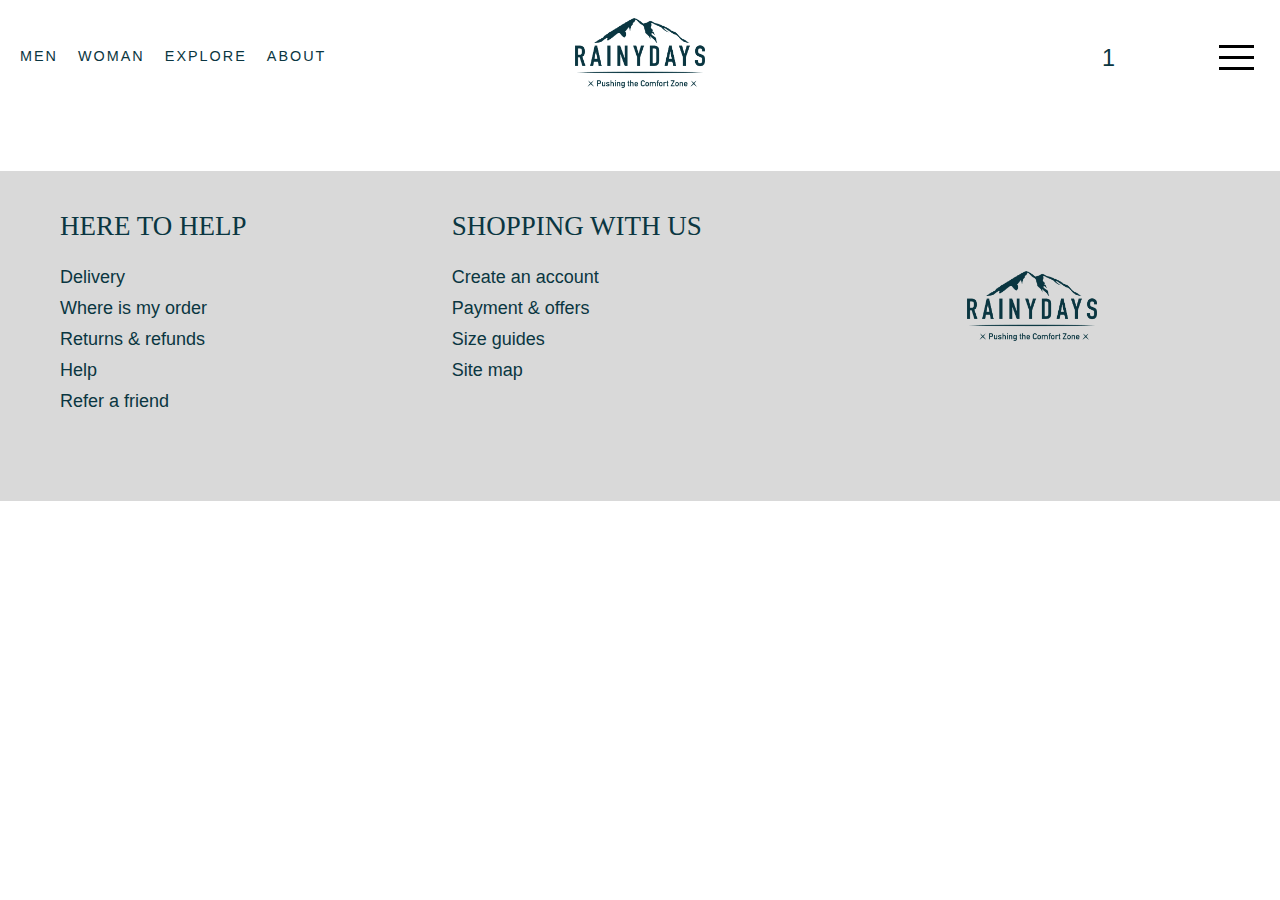
<file: about.html>
<!DOCTYPE html>
<html>
  <head>
    <title>Rainydays</title>
    <link rel="stylesheet" href="/css/styles.css">
    <link rel="stylesheet" href="https://cdnjs.cloudflare.com/ajax/libs/font-awesome/6.2.1/css/all.min.css" integrity="sha512-MV7K8+y+gLIBoVD59lQIYicR65iaqukzvf/nwasF0nqhPay5w/9lJmVM2hMDcnK1OnMGCdVK+iQrJ7lzPJQd1w==" crossorigin="anonymous" referrerpolicy="no-referrer" />
    <script src="/js/script.js"></script>
  </head>
  <body>
    <header>
     
        <nav class="left-nav">
          <ul>
            <li><a href="/products.html">men</a></li>
            <li><a href="/products.html">woman</a></li>
            <li><a href="/articl-list.html">explore</a></li>
            <li><a href="/contact.html">about</a></li>
          </ul>
        </nav>
        <figure class="logo">
          <a href="/"><img src="/images/logo.png"/></a>
        </figure>
        <nav class="right-nav">
          <a href="/shoppingcart.html"><div class="shopping-cart-button">
              <span class="fa-layers fa-fw">
                <i class="fa-solid fa-shopping-cart"></i>
                <span class="fa-layers-counter">1</span>
              </span>
            </div>
          </a>
          <div class="button_container" id="toggle">
            <span class="top"></span><span class="middle"></span><span class="bottom"></span>
          </div>
          

          <div class="overlay" id="overlay">
            <nav class="overlay-menu">
              <ul>
                <li><a href="/">HOME</a></li>
                <li><a href="/products.html">PRODUCTS</a></li>
                <li><a href="/articl-list.html">INSPIRATION</a></li>
                <li><a href="/shoppingcart.html">SHOPPING CART</a></li>
                <li><a href="/checkout.html">CHECKOUT</a></li>
                <li><a href="/contact.html">CONTACT</a></li>
                <li><a href="/about.html">ABOUT</a></li> 
              </ul>
            </nav>
          </div>
        </nav>
    </header>
    <main>

    </main>
    <footer>
        <div class="col-3 w-1160">
          <div>
            <h3>Here to help</h3>
            <ul>
              <li><a href="#">Delivery</a></li>
              <li><a href="#">Where is my order</a></li>
              <li><a href="#">Returns & refunds</a></li>
              <li><a href="#">Help</a></li>
              <li><a href="#">Refer a friend</a></li>
            </ul>
          </div>
          <div><h3>SHOPPING WITH US</h3>
            <ul>
              <li><a href="#">Create an account</a></li>
              <li><a href="#">Payment & offers</a></li>
              <li><a href="#">Size guides</a></li>
              <li><a href="#">Site map</a></li> 
            </ul>
          </div>
          <div>
          <div class="some">
            <div class="some-icon"><i class="fa-brands fa-facebook"></i></div>
            <div class="some-icon"><i class="fa-brands fa-instagram"></i></div>
            <div class="some-icon"><i class="fa-brands fa-pinterest"></i></div>
          </div>
          <figure class="logo">
            <a href="/"><img src="/images/logo.png"/></a>
          </figure>
        </div>
  
        </div>
  
      </footer>
    </body>
  </html>
</file>
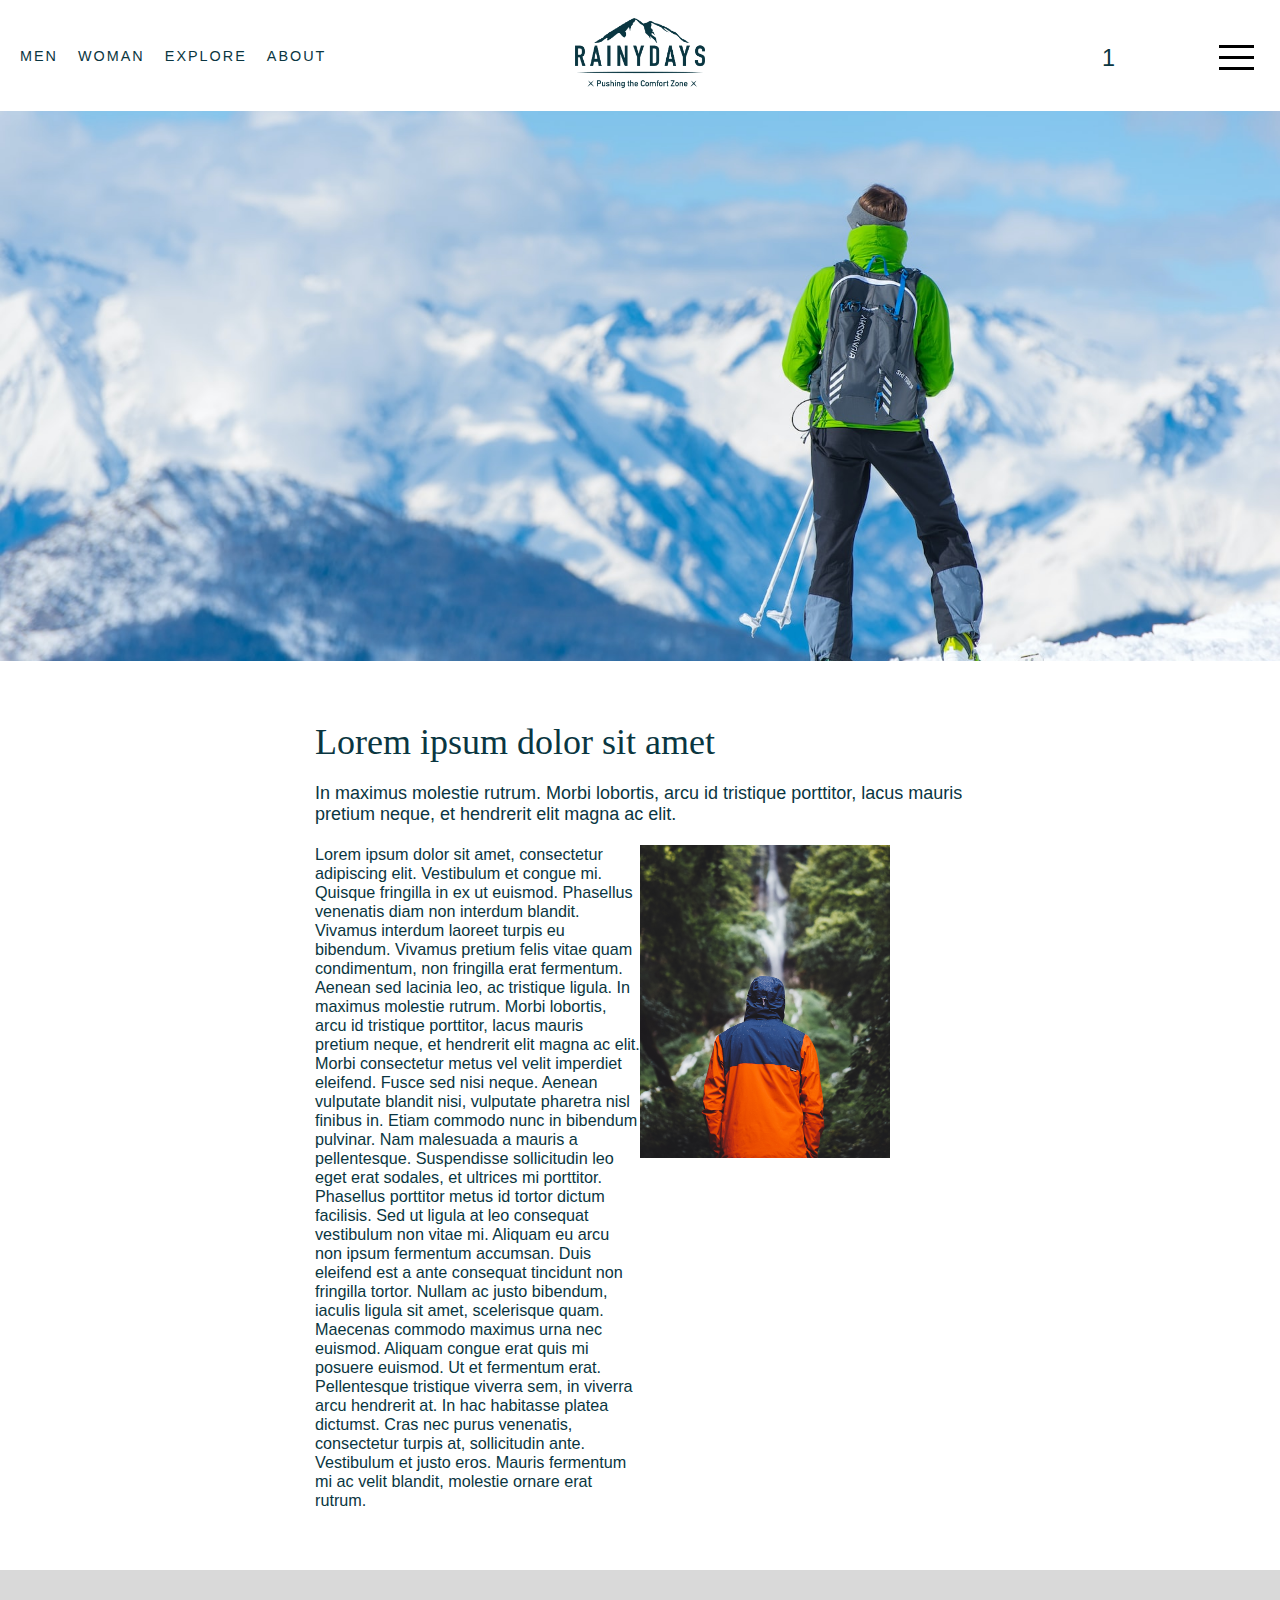
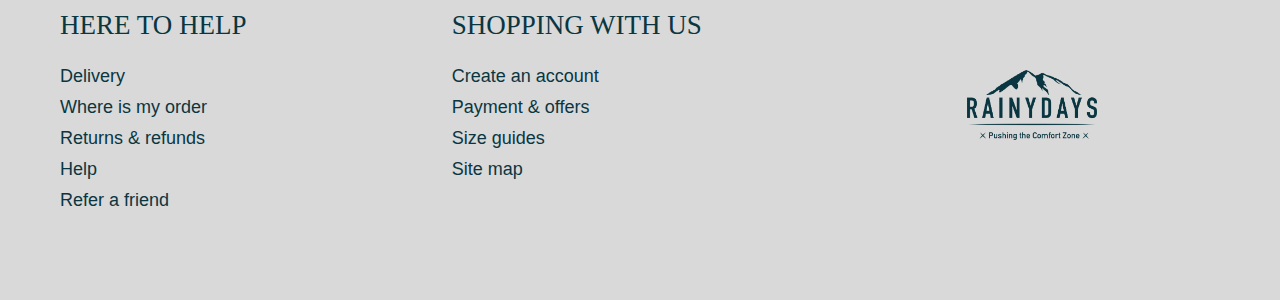
<file: article.html>
<!DOCTYPE html>
<html>
  <head>
    <title>Rainydays</title>
    <link rel="stylesheet" href="/css/styles.css">
    <link rel="stylesheet" href="https://cdnjs.cloudflare.com/ajax/libs/font-awesome/6.2.1/css/all.min.css" integrity="sha512-MV7K8+y+gLIBoVD59lQIYicR65iaqukzvf/nwasF0nqhPay5w/9lJmVM2hMDcnK1OnMGCdVK+iQrJ7lzPJQd1w==" crossorigin="anonymous" referrerpolicy="no-referrer" />
    <script src="/js/script.js"></script>
  </head>
  <body>
    <header>
     
        <nav class="left-nav">
          <ul>
            <li><a href="/products.html">men</a></li>
            <li><a href="/products.html">woman</a></li>
            <li><a href="/article.html">explore</a></li>
            <li><a href="/contact.html">about</a></li>
          </ul>
        </nav>
        <figure class="logo">
          <a href="/"><img src="/images/logo.png"/></a>
        </figure>
        <nav class="right-nav">
          <a href="/shoppingcart.html"><div class="shopping-cart-button">
              <span class="fa-layers fa-fw">
                <i class="fa-solid fa-shopping-cart"></i>
                <span class="fa-layers-counter">1</span>
              </span>
            </div>
          </a>
          <div class="button_container" id="toggle">
            <span class="top"></span><span class="middle"></span><span class="bottom"></span>
          </div>
          

          <div class="overlay" id="overlay">
            <nav class="overlay-menu">
              <ul>
                <li><a href="/">HOME</a></li>
                <li><a href="/products.html">PRODUCTS</a></li>
                <li><a href="/articles.html">INSPIRATION</a></li>
                <li><a href="/shoppingcart.html">SHOPPING CART</a></li>
                <li><a href="/checkout.html">CHECKOUT</a></li>
                <li><a href="/contact.html">CONTACT</a></li>
                <li><a href="/about.html">ABOUT</a></li> 
              </ul>
            </nav>
          </div>
        </nav>
    </header>
    <main class="article">
        <section class="article-top">
            <div class="cover-image">
                <img src="/images/alessio-soggetti-xqBllPa7XEs-unsplash.jpg">
            </div>
        </section>
        <section class="article-content-wrapper w-650">
                <h3 class="article-heading">Lorem ipsum dolor sit amet</h3>
                <div class="article-intro">
                    In maximus molestie rutrum. Morbi lobortis, arcu id tristique porttitor, lacus mauris pretium neque, et hendrerit elit magna ac elit. 
                </div>
                <div class="article-content">
                   
                    
                    <div class="article-text">
                        Lorem ipsum dolor sit amet, consectetur adipiscing elit. Vestibulum et congue mi. 
                        Quisque fringilla in ex ut euismod. Phasellus venenatis diam non interdum blandit. 
                        Vivamus interdum laoreet turpis eu bibendum. 
                        Vivamus pretium felis vitae quam condimentum, non fringilla erat fermentum. Aenean sed lacinia leo, ac tristique ligula. In maximus molestie rutrum. Morbi lobortis, arcu id tristique porttitor, lacus mauris pretium neque, et hendrerit elit magna ac elit. Morbi consectetur metus vel velit imperdiet eleifend. Fusce sed nisi neque. Aenean vulputate blandit nisi, vulputate pharetra nisl finibus in. Etiam commodo nunc in bibendum pulvinar. Nam malesuada a mauris a pellentesque.
                        Suspendisse sollicitudin leo eget erat sodales, et ultrices mi porttitor. 
                        Phasellus porttitor metus id tortor dictum facilisis. Sed ut ligula at leo consequat vestibulum non vitae mi. Aliquam eu arcu non ipsum fermentum accumsan. Duis eleifend est a ante consequat tincidunt non fringilla tortor. Nullam ac justo bibendum, iaculis ligula sit amet, scelerisque quam. Maecenas commodo maximus urna nec euismod. Aliquam congue erat quis mi posuere euismod. Ut et fermentum erat. Pellentesque tristique viverra sem, in viverra arcu hendrerit at. In hac habitasse platea dictumst. Cras nec purus venenatis, consectetur turpis at, sollicitudin ante. Vestibulum et justo eros. Mauris fermentum mi ac velit blandit, molestie ornare erat rutrum.


                    </div>
                    <div class="article-image">
                        <img src="/images/andy-kogl-LkF3du9aMDs-unsplash.jpg">
                    </div>
                </div>
        </section>
    </main>
    <footer>
        <div class="col-3 w-1160">
          <div>
            <h3>Here to help</h3>
            <ul>
              <li><a href="#">Delivery</a></li>
              <li><a href="#">Where is my order</a></li>
              <li><a href="#">Returns & refunds</a></li>
              <li><a href="#">Help</a></li>
              <li><a href="#">Refer a friend</a></li>
              
            </ul>
          </div>
          <div><h3>SHOPPING WITH US</h3>
            <ul>
              <li><a href="#">Create an account</a></li>
              <li><a href="#">Payment & offers</a></li>
              <li><a href="#">Size guides</a></li>
              <li><a href="#">Site map</a></li> 
            </ul>
          </div>
          <div>
          <div class="some">
            <div class="some-icon"><i class="fa-brands fa-facebook"></i></div>
            <div class="some-icon"><i class="fa-brands fa-instagram"></i></div>
            <div class="some-icon"><i class="fa-brands fa-pinterest"></i></div>
          </div>
          <figure class="logo">
            <a href="/"><img src="/images/logo.png"/></a>
          </figure>
        </div>
  
        </div>
  
      </footer>
  </body>
</html>
</file>
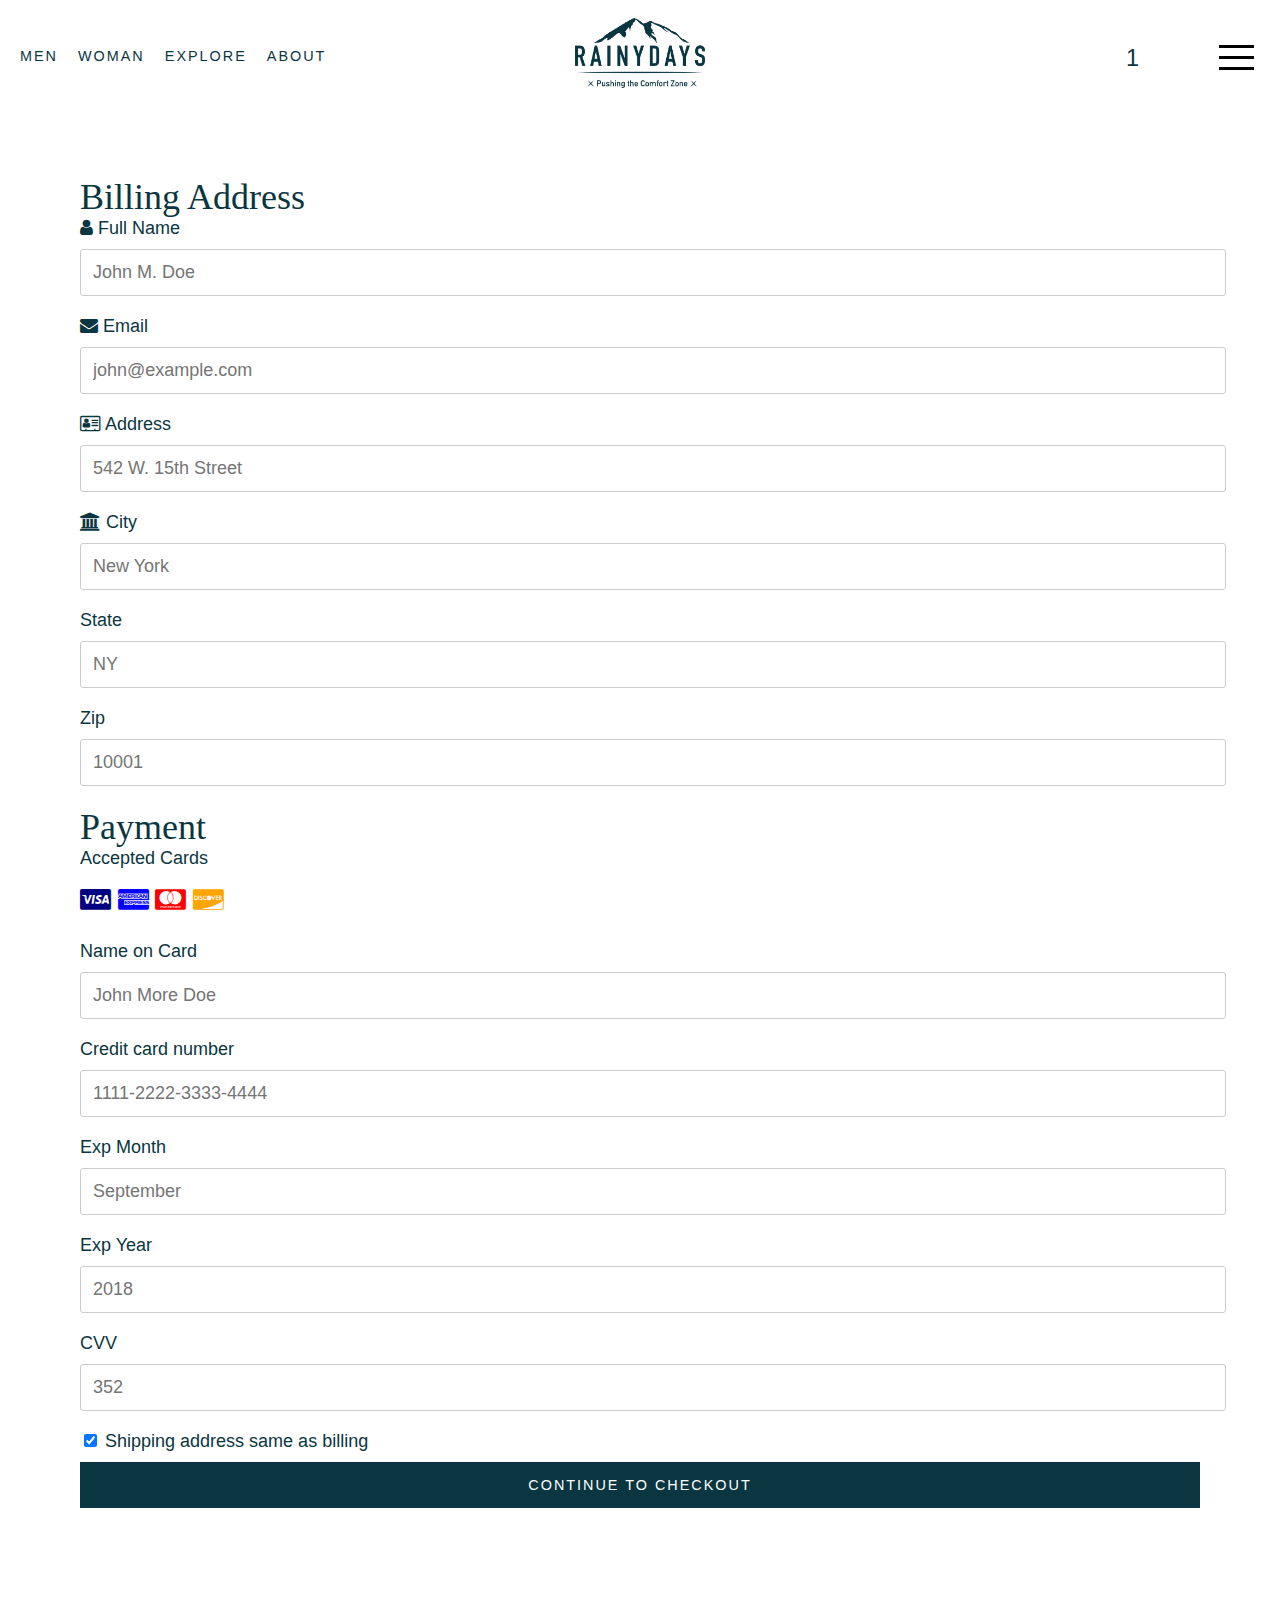
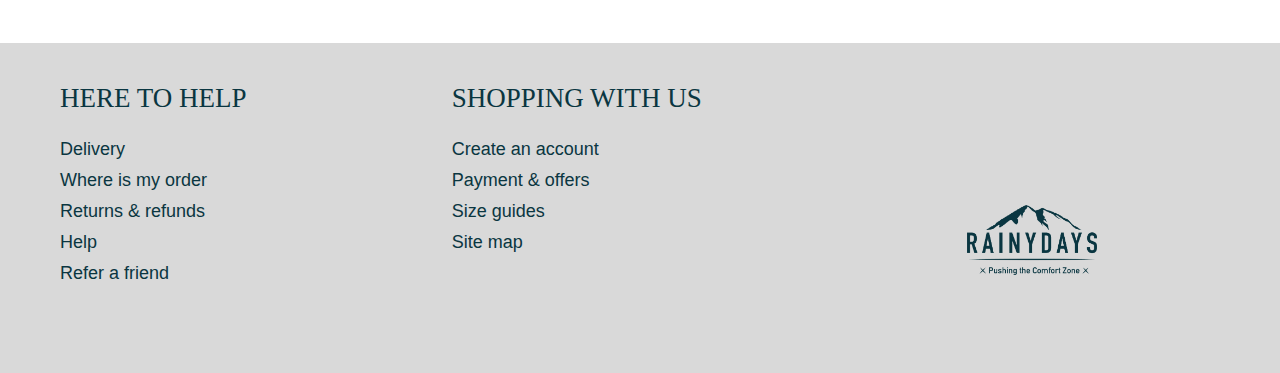
<file: checkout.html>
<!DOCTYPE html>
<html>
  <head>
    <title>Rainydays</title>
    <link rel="stylesheet" href="/css/styles.css">
    <link rel="stylesheet" href="https://cdnjs.cloudflare.com/ajax/libs/font-awesome/6.2.1/css/all.min.css" integrity="sha512-MV7K8+y+gLIBoVD59lQIYicR65iaqukzvf/nwasF0nqhPay5w/9lJmVM2hMDcnK1OnMGCdVK+iQrJ7lzPJQd1w==" crossorigin="anonymous" referrerpolicy="no-referrer" />
    <link rel="stylesheet" href="https://cdnjs.cloudflare.com/ajax/libs/font-awesome/4.7.0/css/font-awesome.min.css">
    <script src="/js/script.js"></script>
  </head>
  <body>
    <header>
     
        <nav class="left-nav">
          <ul>
            <li><a href="/products.html">men</a></li>
            <li><a href="/products.html">woman</a></li>
            <li><a href="/articl-list.html">explore</a></li>
            <li><a href="/contact.html">about</a></li>
          </ul>
        </nav>
        <figure class="logo">
          <a href="/"><img src="/images/logo.png"/></a>
        </figure>
        <nav class="right-nav">
          <a href="/shoppingcart.html"><div class="shopping-cart-button">
              <span class="fa-layers fa-fw">
                <i class="fa-solid fa-shopping-cart"></i>
                <span class="fa-layers-counter">1</span>
              </span>
            </div>
          </a>
          <div class="button_container" id="toggle">
            <span class="top"></span><span class="middle"></span><span class="bottom"></span>
          </div>
          

          <div class="overlay" id="overlay">
            <nav class="overlay-menu">
              <ul>
                <li><a href="/">HOME</a></li>
                <li><a href="/products.html">PRODUCTS</a></li>
                <li><a href="/articl-list.html">INSPIRATION</a></li>
                <li><a href="/shoppingcart.html">SHOPPING CART</a></li>
                <li><a href="/checkout.html">CHECKOUT</a></li>
                <li><a href="/contact.html">CONTACT</a></li>
                <li><a href="/about.html">ABOUT</a></li> 
              </ul>
            </nav>
          </div>
        </nav>
    </header>
    <main>
        <div class="checkout-wrapper w-1160">
            <div class="row">
                <div class="col-75">
                  <div class="container">
                    <form action="/confirmation.html">
                    
                      <div class="row">
                        <div class="col-50">
                          <h3>Billing Address</h3>
                          <label for="fname"><i class="fa fa-user"></i> Full Name</label>
                          <input type="text" id="fname" name="firstname" placeholder="John M. Doe">
                          <label for="email"><i class="fa fa-envelope"></i> Email</label>
                          <input type="text" id="email" name="email" placeholder="john@example.com">
                          <label for="adr"><i class="fa fa-address-card-o"></i> Address</label>
                          <input type="text" id="adr" name="address" placeholder="542 W. 15th Street">
                          <label for="city"><i class="fa fa-institution"></i> City</label>
                          <input type="text" id="city" name="city" placeholder="New York">
              
                          <div class="row">
                            <div class="col-50">
                              <label for="state">State</label>
                              <input type="text" id="state" name="state" placeholder="NY">
                            </div>
                            <div class="col-50">
                              <label for="zip">Zip</label>
                              <input type="text" id="zip" name="zip" placeholder="10001">
                            </div>
                          </div>
                        </div>
              
                        <div class="col-50">
                          <h3>Payment</h3>
                          <label for="fname">Accepted Cards</label>
                          <div class="icon-container">
                            <i class="fa fa-cc-visa" style="color:navy;"></i>
                            <i class="fa fa-cc-amex" style="color:blue;"></i>
                            <i class="fa fa-cc-mastercard" style="color:red;"></i>
                            <i class="fa fa-cc-discover" style="color:orange;"></i>
                          </div>
                          <label for="cname">Name on Card</label>
                          <input type="text" id="cname" name="cardname" placeholder="John More Doe">
                          <label for="ccnum">Credit card number</label>
                          <input type="text" id="ccnum" name="cardnumber" placeholder="1111-2222-3333-4444">
                          <label for="expmonth">Exp Month</label>
                          <input type="text" id="expmonth" name="expmonth" placeholder="September">
                          <div class="row">
                            <div class="col-50">
                              <label for="expyear">Exp Year</label>
                              <input type="text" id="expyear" name="expyear" placeholder="2018">
                            </div>
                            <div class="col-50">
                              <label for="cvv">CVV</label>
                              <input type="text" id="cvv" name="cvv" placeholder="352">
                            </div>
                          </div>
                        </div>
                        
                      </div>
                      <label>
                        <input type="checkbox" checked="checked" name="sameadr"> Shipping address same as billing
                      </label>
                      <input type="submit" value="Continue to checkout" class="button big dark">
                    </form>
                  </div>
                </div>
               
              </div>
            <div class="checkout-details">

            </div>
        </div>
    </main>
    <footer>
        <div class="col-3 w-1160">
          <div>
            <h3>Here to help</h3>
            <ul>
              <li><a href="#">Delivery</a></li>
              <li><a href="#">Where is my order</a></li>
              <li><a href="#">Returns & refunds</a></li>
              <li><a href="#">Help</a></li>
              <li><a href="#">Refer a friend</a></li>
            </ul>
          </div>
          <div><h3>SHOPPING WITH US</h3>
            <ul>
              <li><a href="#">Create an account</a></li>
              <li><a href="#">Payment & offers</a></li>
              <li><a href="#">Size guides</a></li>
              <li><a href="#">Site map</a></li> 
            </ul>
          </div>
          <div>
          <div class="some">
            <div class="some-icon"><i class="fa-brands fa-facebook"></i></div>
            <div class="some-icon"><i class="fa-brands fa-instagram"></i></div>
            <div class="some-icon"><i class="fa-brands fa-pinterest"></i></div>
          </div>
          <figure class="logo">
            <a href="/"><img src="/images/logo.png"/></a>
          </figure>
        </div>
  
        </div>
  
      </footer>
    </body>
  </html>
</file>
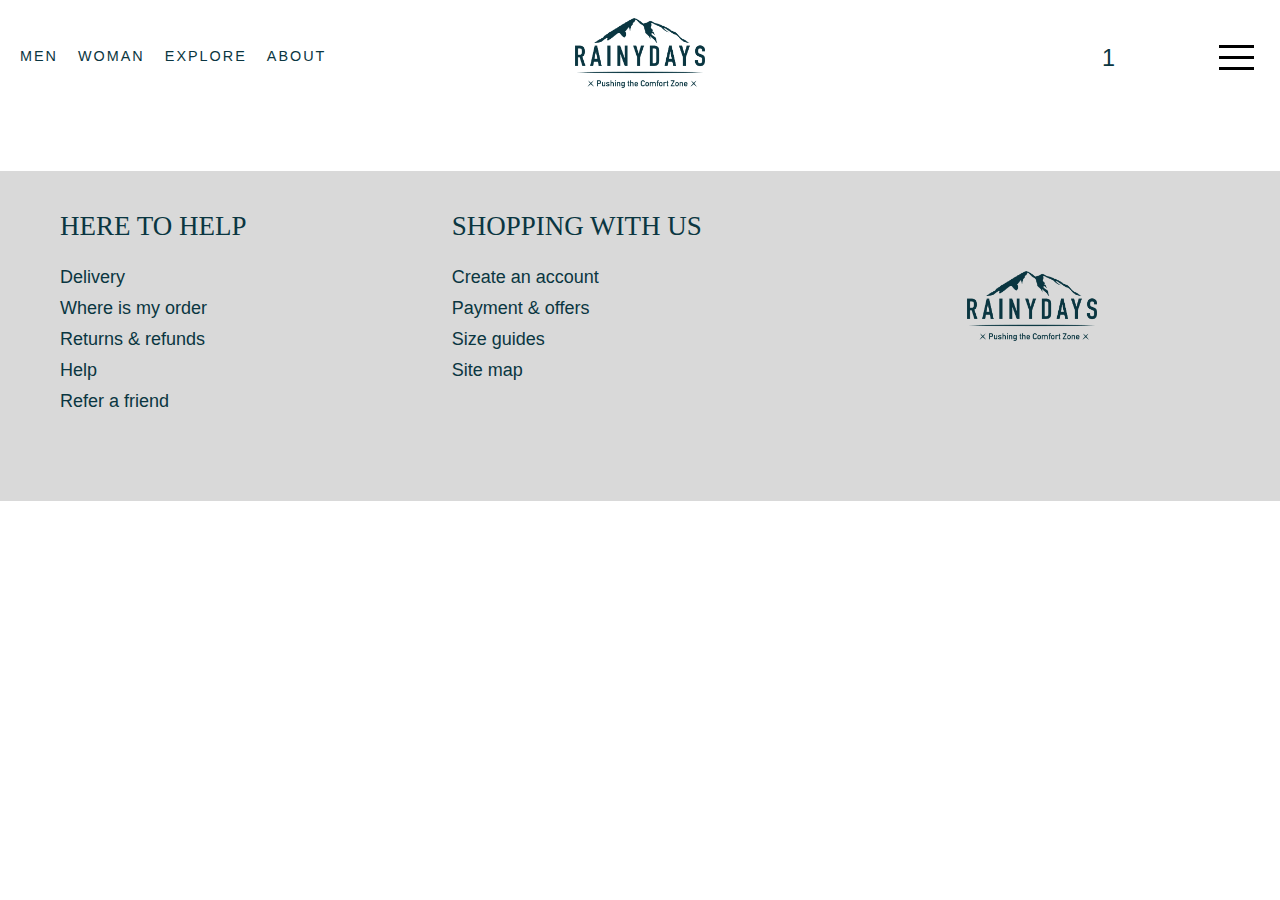
<file: contact.html>
<!DOCTYPE html>
<html>
  <head>
    <title>Rainydays</title>
    <link rel="stylesheet" href="/css/styles.css">
    <link rel="stylesheet" href="https://cdnjs.cloudflare.com/ajax/libs/font-awesome/6.2.1/css/all.min.css" integrity="sha512-MV7K8+y+gLIBoVD59lQIYicR65iaqukzvf/nwasF0nqhPay5w/9lJmVM2hMDcnK1OnMGCdVK+iQrJ7lzPJQd1w==" crossorigin="anonymous" referrerpolicy="no-referrer" />
    <script src="/js/script.js"></script>
  </head>
  <body>
    <header>
     
        <nav class="left-nav">
          <ul>
            <li><a href="/products.html">men</a></li>
            <li><a href="/products.html">woman</a></li>
            <li><a href="/articl-list.html">explore</a></li>
            <li><a href="/contact.html">about</a></li>
          </ul>
        </nav>
        <figure class="logo">
          <a href="/"><img src="/images/logo.png"/></a>
        </figure>
        <nav class="right-nav">
          <a href="/shoppingcart.html"><div class="shopping-cart-button">
              <span class="fa-layers fa-fw">
                <i class="fa-solid fa-shopping-cart"></i>
                <span class="fa-layers-counter">1</span>
              </span>
            </div>
          </a>
          <div class="button_container" id="toggle">
            <span class="top"></span><span class="middle"></span><span class="bottom"></span>
          </div>
          

          <div class="overlay" id="overlay">
            <nav class="overlay-menu">
              <ul>
                <li><a href="/">HOME</a></li>
                <li><a href="/products.html">PRODUCTS</a></li>
                <li><a href="/articl-list.html">INSPIRATION</a></li>
                <li><a href="/shoppingcart.html">SHOPPING CART</a></li>
                <li><a href="/checkout.html">CHECKOUT</a></li>
                <li><a href="/contact.html">CONTACT</a></li>
                <li><a href="/about.html">ABOUT</a></li> 
              </ul>
            </nav>
          </div>
        </nav>
    
    </header>
    <footer>
        <div class="col-3 w-1160">
          <div>
            <h3>Here to help</h3>
            <ul>
              <li><a href="#">Delivery</a></li>
              <li><a href="#">Where is my order</a></li>
              <li><a href="#">Returns & refunds</a></li>
              <li><a href="#">Help</a></li>
              <li><a href="#">Refer a friend</a></li>
              
            </ul>
          </div>
          <div><h3>SHOPPING WITH US</h3>
            <ul>
              <li><a href="#">Create an account</a></li>
              <li><a href="#">Payment & offers</a></li>
              <li><a href="#">Size guides</a></li>
              <li><a href="#">Site map</a></li> 
            </ul>
          </div>
          <div>
          <div class="some">
            <div class="some-icon"><i class="fa-brands fa-facebook"></i></div>
            <div class="some-icon"><i class="fa-brands fa-instagram"></i></div>
            <div class="some-icon"><i class="fa-brands fa-pinterest"></i></div>
          </div>
          <figure class="logo">
            <a href="/"><img src="/images/logo.png"/></a>
          </figure>
        </div>
  
        </div>
  
      </footer>
  </body>
</html>
</file>
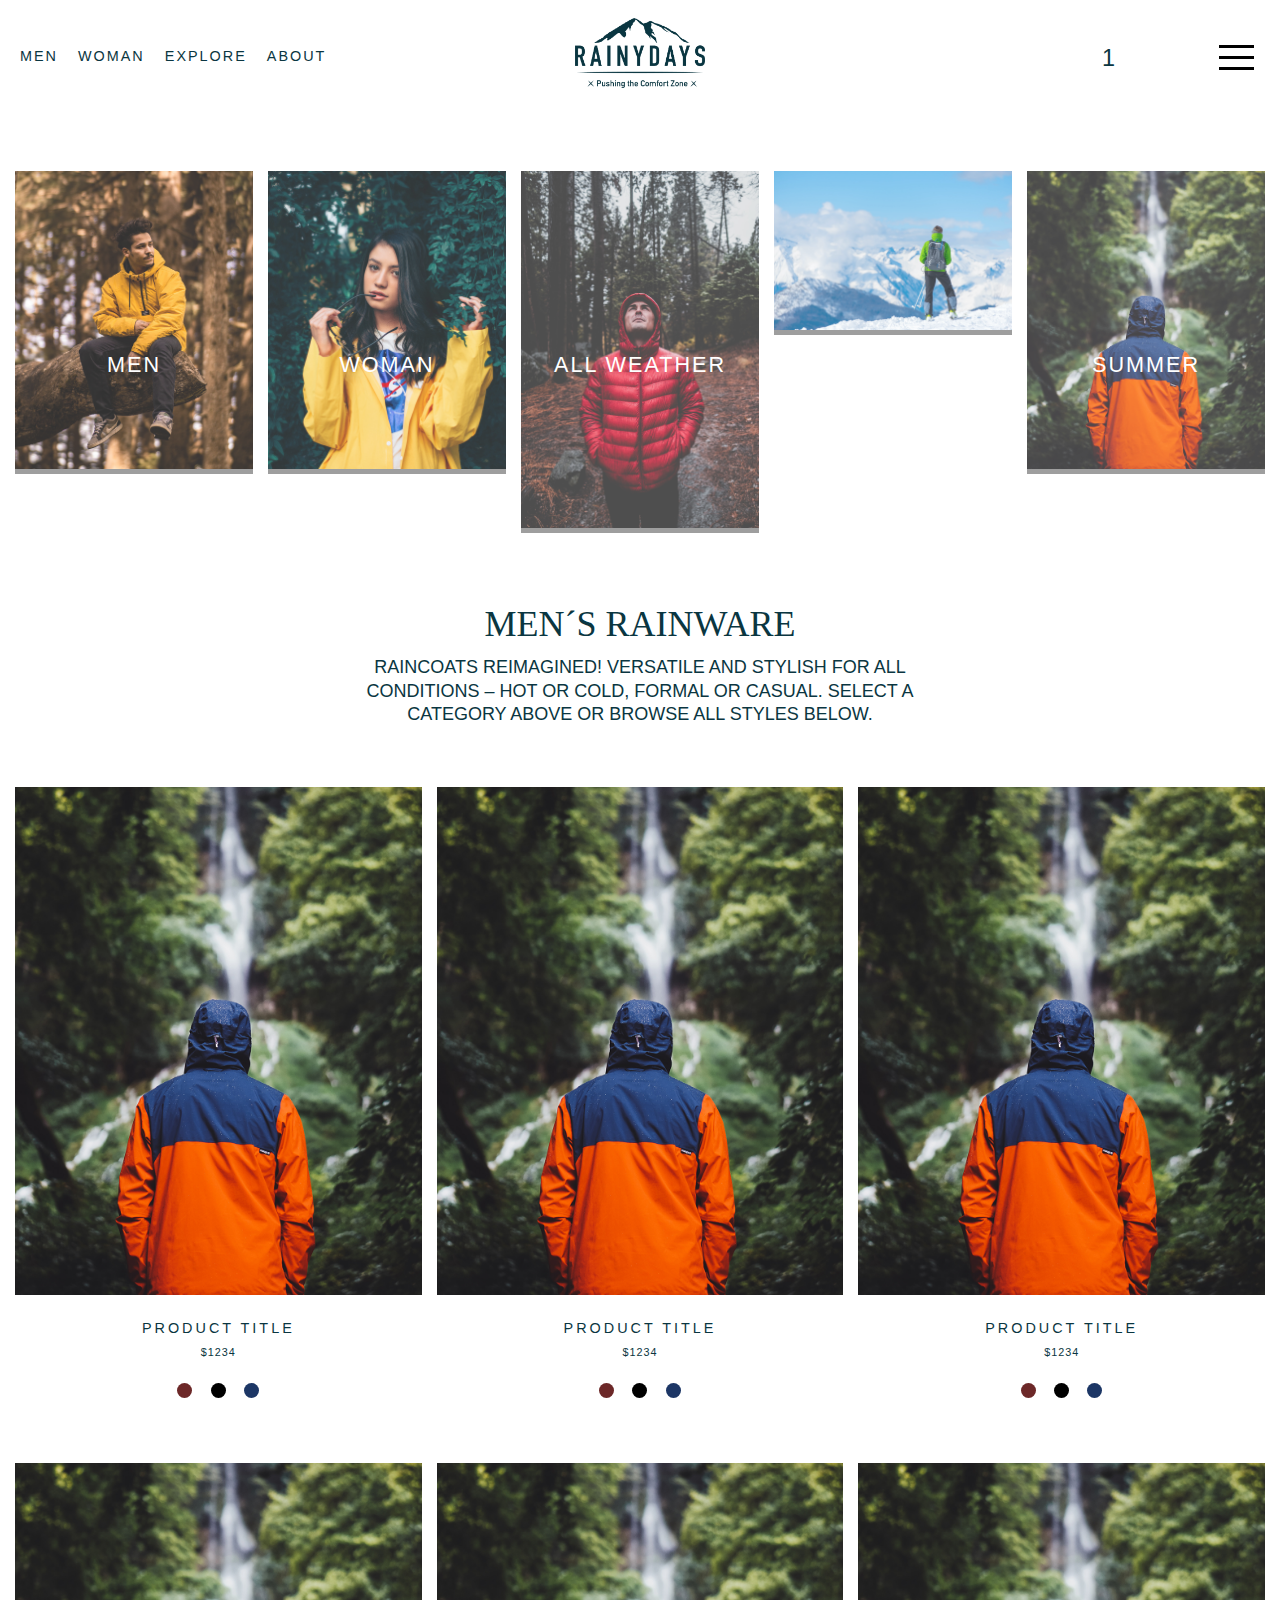
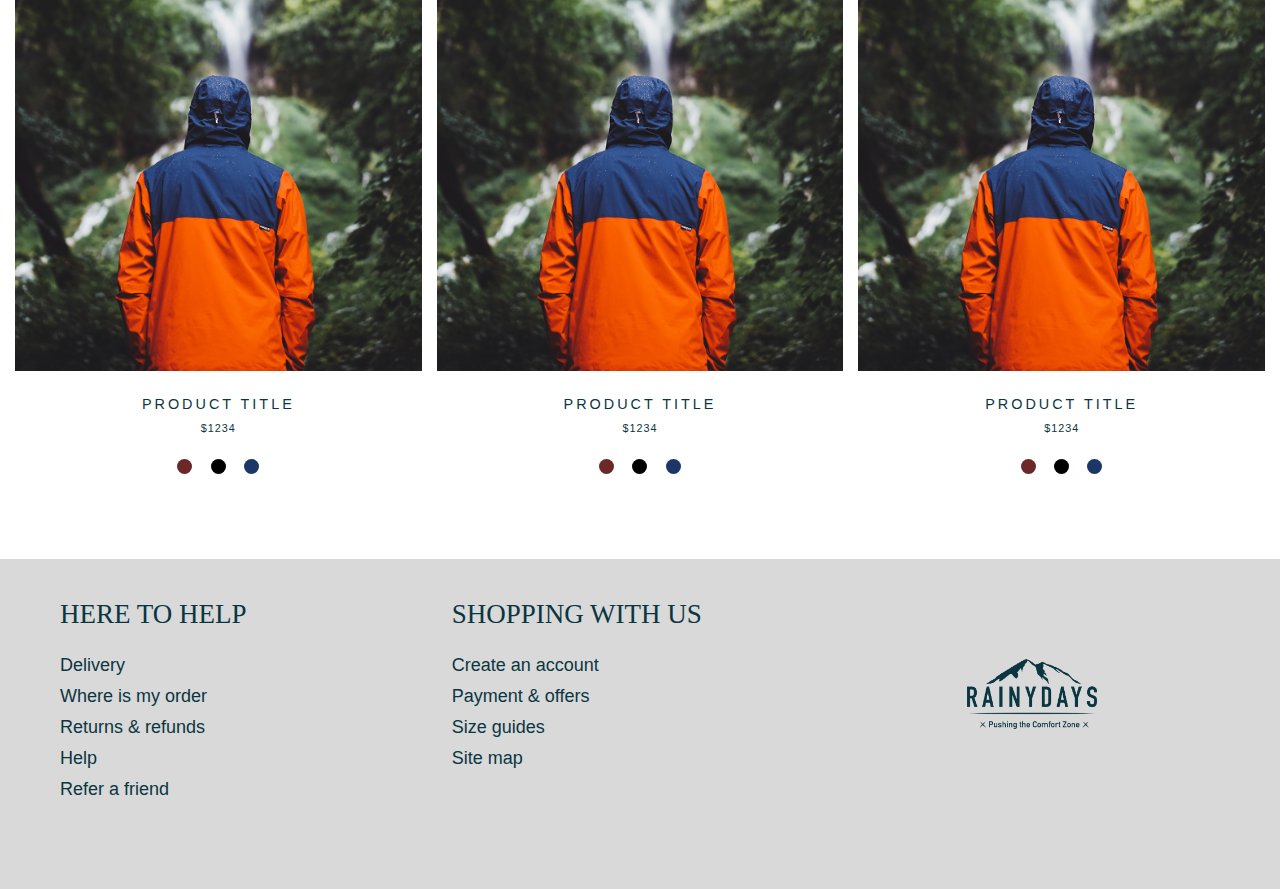
<file: products.html>
<!DOCTYPE html>
<html>
  <head>
    <title>Rainydays</title>
    <link rel="stylesheet" href="/css/styles.css">
    <link rel="stylesheet" href="https://cdnjs.cloudflare.com/ajax/libs/font-awesome/6.2.1/css/all.min.css" integrity="sha512-MV7K8+y+gLIBoVD59lQIYicR65iaqukzvf/nwasF0nqhPay5w/9lJmVM2hMDcnK1OnMGCdVK+iQrJ7lzPJQd1w==" crossorigin="anonymous" referrerpolicy="no-referrer" />
    <script src="/js/script.js"></script>
  </head>
  <body>
    <header>
     
        <nav class="left-nav">
          <ul>
            <li><a href="/products.html">men</a></li>
            <li><a href="/products.html">woman</a></li>
            <li><a href="/articl-list.html">explore</a></li>
            <li><a href="/contact.html">about</a></li>
          </ul>
        </nav>
        <figure class="logo">
          <a href="/"><img src="/images/logo.png"/></a>
        </figure>
        <nav class="right-nav">
         
            <div class="shopping-cart-button">

                <a href="/shoppingcart.html">
              <span class="fa-layers fa-fw">
                <i class="fa-solid fa-shopping-cart"></i>
                <span class="fa-layers-counter">1</span>
              </span>  </a>
            </div>
        
          <div class="button_container" id="toggle">
            <span class="top"></span><span class="middle"></span><span class="bottom"></span>
          </div>
          

          <div class="overlay" id="overlay">
            <nav class="overlay-menu">
              <ul>
                <li><a href="/">HOME</a></li>
                <li><a href="/products.html">PRODUCTS</a></li>
                <li><a href="/articles.html">INSPIRATION</a></li>
                <li><a href="/shoppingcart.html">SHOPPING CART</a></li>
                <li><a href="/checkout.html">CHECKOUT</a></li>
                <li><a href="/contact.html">CONTACT</a></li>
                <li><a href="/about.html">ABOUT</a></li> 
              </ul>
            </nav>
          </div>
        </nav>
    
    </header>
    <main>
    <section class="space">
        <div class="col-5 category-grid space">
            <div class="category-item">
               <a href="/checkout.html">
                <div class="category-item-overlay">
                    <div class="category-item-image">
                        <img src="/images/daoud-abismail-oG4OvTFbiXk-unsplash.jpg">
                    </div>
                    <div class="category-item-title">
                        men
                    </div>
                </div>
            </a>
                
            </div>
            <div class="category-item">
                <a href="/checkout.html">
                 <div class="category-item-overlay">
                     <div class="category-item-image">
                         <img src="/images/daniel-monteiro-2yjx0chTaZE-unsplash.jpg">
                     </div>
                     <div class="category-item-title">
                         woman
                     </div>
                 </div>
             </a>
                 
             </div>
             <div class="category-item" style="--aspect-ratio: 1/1;">
                <a href="/checkout.html">
                 <div class="category-item-overlay">
                     <div class="category-item-image">
                         <img src="/images/claude-piche-lO9LgCjqsBs-unsplash.jpg">
                     </div>
                     <div class="category-item-title">
                         all weather
                     </div>
                 </div>
             </a>
                 
             </div>
             <div class="category-item" style="--aspect-ratio: 1/1;">
                <a href="/checkout.html">
                 <div class="category-item-overlay">
                     <div class="category-item-image">
                         <img src="/images/alessio-soggetti-xqBllPa7XEs-unsplash.jpg">
                     </div>
                     <div class="category-item-title">
                         winter
                     </div>
                 </div>
             </a>
                 
             </div>
             <div class="category-item" style="--aspect-ratio: 1/1;">
                <a href="/checkout.html">
                 <div class="category-item-overlay">
                     <div class="category-item-image">
                         <img src="/images/andy-kogl-LkF3du9aMDs-unsplash.jpg   ">
                     </div>
                     <div class="category-item-title">
                         summer
                     </div>
                 </div>
             </a>
                 
             </div>
        </div>
        </section>        
        </div>
        <section class="space">
        <div class="products-intro">
            <h3>men´s rainware </h3>
            <p>Raincoats reimagined! Versatile and stylish for all conditions – hot or cold, formal or casual. Select a category above or browse all styles below.</p>
        </div>
    </section>
        <div class="store">
            <div class="products-section col-3">
                <div class="product-wrapper">
                    <a href="/checkout.html">
                    <div class="product">
                        <div class="image">
                            <img src="/images/andy-kogl-LkF3du9aMDs-unsplash.jpg">
                        </div>
                        <div class="product-title">
                            product title
                        </div>
                        <div class="product-price">
                            <p class="price">$1234</p>
                        </div>
                        <div class="product-color">
                            <div class="color-item brown">
                            </div>
                            <div class="color-item black">
                            </div>
                            <div class="color-item blue">
                            </div>
                        </div>
                        </div>
                    </a>
                </div>
                <div class="product-wrapper">
                    <a href="/checkout.html">
                    <div class="product">
                        <div class="image">
                            <img src="/images/andy-kogl-LkF3du9aMDs-unsplash.jpg">
                        </div>
                        <div class="product-title">
                            product title
                        </div>
                        <div class="product-price">
                            <p class="price">$1234</p>
                        </div>
                        <div class="product-color">
                            <div class="color-item brown">
                            </div>
                            <div class="color-item black">
                            </div>
                            <div class="color-item blue">
                            </div>
                        </div>
                        </div>
                    </a>
                </div>
                <div class="product-wrapper">
                    <a href="/checkout.html">
                    <div class="product">
                        <div class="image">
                            <img src="/images/andy-kogl-LkF3du9aMDs-unsplash.jpg">
                        </div>
                        <div class="product-title">
                            product title
                        </div>
                        <div class="product-price">
                            <p class="price">$1234</p>
                        </div>
                        <div class="product-color">
                            <div class="color-item brown">
                            </div>
                            <div class="color-item black">
                            </div>
                            <div class="color-item blue">
                            </div>
                        </div>
                        </div>
                    </a>
                </div>
                <div class="product-wrapper">
                    <a href="/checkout.html">
                    <div class="product">
                        <div class="image">
                            <img src="/images/andy-kogl-LkF3du9aMDs-unsplash.jpg">
                        </div>
                        <div class="product-title">
                            product title
                        </div>
                        <div class="product-price">
                            <p class="price">$1234</p>
                        </div>
                        <div class="product-color">
                            <div class="color-item brown">
                            </div>
                            <div class="color-item black">
                            </div>
                            <div class="color-item blue">
                            </div>
                        </div>
                        </div>
                    </a>
                </div>
                <div class="product-wrapper">
                    <a href="/checkout.html">
                    <div class="product">
                        <div class="image">
                            <img src="/images/andy-kogl-LkF3du9aMDs-unsplash.jpg">
                        </div>
                        <div class="product-title">
                            product title
                        </div>
                        <div class="product-price">
                            <p class="price">$1234</p>
                        </div>
                        <div class="product-color">
                            <div class="color-item brown">
                            </div>
                            <div class="color-item black">
                            </div>
                            <div class="color-item blue">
                            </div>
                        </div>
                        </div>
                    </a>
                </div>
                <div class="product-wrapper">
                    <a href="/checkout.html">
                    <div class="product">
                        <div class="image">
                            <img src="/images/andy-kogl-LkF3du9aMDs-unsplash.jpg">
                        </div>
                        <div class="product-title">
                            product title
                        </div>
                        <div class="product-price">
                            <p class="price">$1234</p>
                        </div>
                        <div class="product-color">
                            <div class="color-item brown">
                            </div>
                            <div class="color-item black">
                            </div>
                            <div class="color-item blue">
                            </div>
                        </div>
                        </div>
                    </a>
                </div>
               
         </div>
        </div>
    </main>
    <footer>
      <div class="col-3 w-1160">
        <div>
          <h3>Here to help</h3>
          <ul>
            <li><a href="#">Delivery</a></li>
            <li><a href="#">Where is my order</a></li>
            <li><a href="#">Returns & refunds</a></li>
            <li><a href="#">Help</a></li>
            <li><a href="#">Refer a friend</a></li>
          </ul>
        </div>
        <div><h3>SHOPPING WITH US</h3>
          <ul>
            <li><a href="#">Create an account</a></li>
            <li><a href="#">Payment & offers</a></li>
            <li><a href="#">Size guides</a></li>
            <li><a href="#">Site map</a></li> 
          </ul>
        </div>
        <div>
        <div class="some">
          <div class="some-icon"><i class="fa-brands fa-facebook"></i></div>
          <div class="some-icon"><i class="fa-brands fa-instagram"></i></div>
          <div class="some-icon"><i class="fa-brands fa-pinterest"></i></div>
        </div>
        <figure class="logo">
          <a href="/"><img src="/images/logo.png"/></a>
        </figure>
      </div>

      </div>

    </footer>
  </body>
</html>
</file>
<file: css/styles.css>
/* just a simple reset to get styling consistent in all browsers */

/* apply a consistent font family */
  html 
  {
    font-family: sans-serif;
  }
  
  /* remove margin and padding from elements */
  body, h1, h2, h3, h4, h5, h6, p, blockquote, pre, ul, ol, li, dl, dt, dd, table, th, td, form, fieldset, legend 
  {
    margin: 0;
    padding: 0; 
  }
  
  /* remove list style from unordered lists */
  ul, ol 
  {
    list-style: none;
  }
  
  /* reset table layout */
  table 
  {
    border-collapse: collapse;
    border-spacing: 0;
  }
  
  /* reset form element styles */
  button, input, select, textarea 
  {
    border: 0;
    background: none;
    font-size: 100%;
    vertical-align: baseline;
  }
  
  /* remove font styles from headings */
  h1, h2, h3, h4, h5, h6 
  {
    font-weight: normal;
    font-style: normal;
  }
  
  /* remove underline from links */
  a 
  {
    text-decoration: none;
    color: var(--petrol);
  }

  a:hover 
  {
    color: var(--blue);
  }
  

/* Raindydays fonts import */

@import url('https://fonts.googleapis.com/css2?family=Abhaya+Libre&family=Nunito:ital,wght@0,200;0,300;1,200&display=swap');


/* color pallet */ 

:root
{
  --white: rgb(255, 255, 255);
  --lightgrey: rgb(217, 217, 217); 
  --darkgrey: rgb(81, 85, 86); 
  --petrol: rgb(10, 54, 65);
  --blue: rgb(52, 103, 154);
  font-size: 18px;
  -webkit-font-smoothing: antialiased;
  -moz-osx-font-smoothing: grayscale;
}

/* Raindydays styles */

body
{
  font-family: 'Nunito', sans-serif;
  color: var(--petrol);
}

h1, h2, h3
{
  font-family: 'Abhaya Libre', serif;
}

h1
{
  font-size: 4rem;
}

h2
{
  font-size: 3rem;
}

h3
{
  font-size: 2rem;
}

h4
{
  font-size: 1.5rem;
}

.button
{
  
  display: inline-block;
  text-decoration: none;
  width:100%;
  font-size: 0.8rem;
  text-align: center;
  text-transform: uppercase;
  letter-spacing: 2px;
  transition: background-color 0.5s;
  cursor: pointer ;
}

.button.light
{
  color: var(--petrol);
  border: 1px solid #fff;
  background-color: #FFF;
}

.button.dark
{

  color: white;
  background-color: var(--petrol);
}

.button.dark:hover
{
  opacity: 0.8;
  background-color: var(--petrol);
}

.button.light:hover
{
  border: 1px solid #fff;
  background-color: rgba(var(--white), 0);
  color: #FFF;
}

.button.big
{
  padding: 15px 5px;
}

.herobuttons .button
{
  margin-right: 20px;   
}

.main-layout
{
  display: grid;
  min-height: 100vh;
  min-height: 100dvh;
  grid-template-rows: auto 1fr auto;
}

header
{
  padding: 0 20px;
  display: grid;  
  grid-template-columns: 1fr auto 1fr;
  min-height: 90px;
}

nav.left-nav
{
  display: grid;
  align-items: center;
}

nav.left-nav li
{
  padding-right: 15px;
  display: inline-block;
}

nav.left-nav li a
{
  color: var(--petrol);
  font-weight: 400;
  text-transform: uppercase;
  letter-spacing: 2px;
  font-size: 0.8rem;
}

nav.left-nav li a:hover
{
  color: var(--blue);
  text-decoration: underline;
  text-underline-offset: 4px;
}

nav.right-nav
{
  display: grid;
}

.shopping-cart-button {
  font-size: 1.3rem;
    position: absolute;
    top: 5%;
    right: 10%;
    height: 27px;
    width: 50px;
    cursor: pointer;
    z-index: 120;
}



.button_container 
{
  position: absolute;
  top: 5%;
  right: 2%;
  height: 27px;
  width: 35px;
  cursor: pointer;
  z-index: 100;
  transition: opacity .25s ease;
}

.button_container:hover 
{
  opacity: .7;
}

.button_container.active .top 
{
  transform: translateY(11px) translateX(0) rotate(45deg);
  background: #FFF;
}

.button_container.active .middle 
{
  opacity: 0;
  background: #FFF;
}

.button_container.active .bottom 
{
  transform: translateY(-11px) translateX(0) rotate(-45deg);
  background: #FFF;
}

.button_container span 
{
  background: #000;
  border: none;
  height: 3px;
  width: 100%;
  position: absolute;
  top: 0;
  left: 0;
  transition: all .35s ease;
  cursor: pointer;
}

.button_container span:nth-of-type(2) 
{
  top: 11px;
}

.button_container span:nth-of-type(3) 
{
  top: 22px;
}

.overlay 
{
  position: fixed;
  background: var(--petrol);
  top: 0;
  left: 0;
  width: 100%;
  height: 0;
  opacity: 0;
  visibility: hidden;
  transition: opacity 0.35s, visibility 0.35s, height 0.35s;
  overflow: hidden;
  }
  
  .overlay.open 
  {
    z-index: 10;
    opacity: 0.9;
    visibility: visible;
    height: 100%;
  }
  
  .overlay nav 
  {
  position: relative;
  top: 30%;
  font-weight: 400;
  text-transform: uppercase;
  text-align: center;
  }
  
  .overlay ul 
  {
  list-style: none;
  padding: 0;
  margin: 0 auto;
  display: inline-block;
  position: relative;
  height: 100%;
  }
  
  .overlay ul li 
  {
  position: relative;

  }
  
  .overlay ul li a 
  {
    font-size: 1.1rem;
    padding-bottom: 20px;
  display: block;
  position: relative;
  color: #FFFFFF;
  text-decoration: none;
  overflow: hidden;
  }

  .overlay ul li a:hover
  {
    text-decoration: none;
    opacity: 0.7;
  }

.fa-thin
{
  color: black;
}

figure.logo img
{
  width: 130px;
}

.hero
{
  position: relative;
  width: 100vw;
  background-image: url(/images/adrian-infernus-S6t8kRrlIXU-unsplash.jpg);
  background-size: cover;
  background-position: bottom center;
  height: 620px;
  margin-bottom: 50px;
}

.hero-content
{
  position: relative;
  top: 50%;
  transform: translate(0, -50%);
  margin: 0 auto;
  max-width: 500px;
}

.herobuttons
{
  align-items: center;
  justify-items: center;
}

.hero:before {
  content: "";
  display: block;
  position: absolute;
  top: 0;
  bottom: 0;
  left: 0;
  right: 0;
  background: rgba(0, 0, 0, 0.3);

}

.title.big
{
  text-align: center;
  padding: 40px 0;
}

.title.white
{
  color: var(--white);
}

.hero h1
{
  font-size: 3.6rem;
  color: white;
  text-shadow: 0px 2px 5px var(--darkgrey);
}

.col-2
{
  display: grid;
  grid-template-columns: repeat(2, 1fr);


}

.col-2.herobuttons
{
  grid-column-gap: 20px;
}

.col-3
{
  padding: 0 15px;
  display: grid;
  grid-template-columns: repeat(3, 1fr);
  grid-column-gap: 15px;
  grid-row-gap: 40px;
}

.col-4
{
  padding: 0 15px;
  display: grid;
  grid-template-columns: repeat(4, 1fr);
  grid-column-gap: 15px;
}

.col-5
{
  padding: 0 15px;
  display: grid;
  grid-template-columns: repeat(5, 1fr);
  grid-column-gap: 15px;
}

.row {
  display: -ms-flexbox; /* IE10 */
  display: flex;
  -ms-flex-wrap: wrap; /* IE10 */
  flex-wrap: wrap;
  margin: 0 -16px;
}

.col-25 {
  -ms-flex: 25%; /* IE10 */
  flex: 25%;
}

.col-50 {
  -ms-flex: 50%; /* IE10 */
  flex: 50%;
}

.col-75 {
  -ms-flex: 75%; /* IE10 */
  flex: 75%;
}

.col-25,
.col-50,
.col-75 {
  padding: 0 16px;
}

input[type=text] {
  width: 100%;
  margin-bottom: 20px;
  padding: 12px;
  border: 1px solid #ccc;
  border-radius: 3px;
}

label {
  margin-bottom: 10px;
  display: block;
}

.icon-container {
  margin-bottom: 20px;
  padding: 7px 0;
  font-size: 24px;
}

.checkout-wrapper .container {
  padding: 5px 20px 15px 20px;
  border-radius: 3px;
}

.category-item
{
  position: relative;
  text-align: center;
  background-position: center

}

.category-item .category-item-overlay
{
  background-color: #00000078;
    opacity: 0.8;
    
}

.products-intro 
{
  margin: 0 auto;
  width: 640px;
  text-align: center;
  text-transform: uppercase;
  line-height: 1.3rem;
}

.products-intro h3
{
  
  padding: 20px;
}

.category-item .category-item-overlay:hover
{
  background-color:  rgba(0, 0, 0, 0) !important;
}

.category-item .category-item-title
{
  font-size: 1.2rem;
  font-weight: 100;
  letter-spacing: 2px;
  width: 100%;
  position: absolute;
  top: 50%;
  text-transform: uppercase;
  color: #FFFfff;
  text-align: center;
  vertical-align: middle;
}

.category-item-image img
{
  max-width: 100%;
  max-height: 100%;
 

}

.category-item-image
{
  object-fit: cover;
  object-position: 50% 50%;
}

.product .product-color
{

  max-width: 100px;
  margin: 25px auto;
  display: grid;
  grid-template-columns: repeat(3, 1fr);
}
.product .product-color .color-item 
{
  width: 15px;
  height: 15px;
  border-radius: 100%;
  margin: 0 auto;
}

.product .product-color .brown
{
  background-color: #6C2828;
}

.product .product-color .yellow
{
  background-color:yellow;
}

.product .product-color .black
{
  background-color: #000000;
}

.product .product-color .blue
{
  background-color: #1C3665;
}

.legal-info
{
  font-size: 0.7rem;
  margin: 40px 0;
}

.checkout-wrapper
{
  padding: 60px 0;
}

.article-top
{
  position: relative;
  width: 100vw;
  height: 550px;
  overflow: hidden;
  margin-bottom: 60px;
}

.article-heading
{
  margin: 20px 0;
}

.article-intro
{
  margin: 20px 0;
}

.article-content-wrapper
{
  margin: 0 auto;
}

.article-content
{
  margin: 20px 0;
  display: grid;
  grid-template-columns: repeat(2, 1fr);
  column-gap: 3 0px;
}

.article-image img
{
  max-width: 250px;
}

.article-text
{
  font-size: 0.9rem;
}

.cover-image
{
  position: absolute;
  top: -40%;
}

.cover-image img
{
   width: 100%;
   object-fit: cover;
   background-repeat: no-repeat;
   background-position: center;
}

.article-content-wrapper
{
  margin: 0 auto;
}

.shoppingcart-title
{
  margin: 20px 0;
}

.product-specs
{
  margin: 20px 0;
}

.shoppingcart-content
{
  display: grid;
  grid-template-columns: 1fr 3fr 1fr;
  grid-column-gap: 30px;
  border-bottom: 1px (var(--darkgrey)) solid;
  margin-bottom: 40px;
}

.shoppingcart-content .product-image
{
  max-width: 300px;
}

.shoppingcart-content .product-image img
{
  width: 100%;
}

.shoppingcart-content .product-trash
{
  width: 40px;
  color: var(--petrol);
}

.go-to-checkout-wrapper
{
  display: grid;
  grid-template-columns: 1fr 1fr 1fr;
}

.w-650
{
  max-width: 650px;
}

.w-950
{
  margin: 0 auto;
  max-width: 950px;
}
.w-1160
{
  margin: 0 auto;
  max-width: 1160px;
}

section.space
{
  margin: 60px 0;
}

.section-header
{
  text-transform: uppercase;
  letter-spacing: 1.3px;
  display: block;
  margin: 20px 15px;
  font-weight: 500;
}

.section-header .section-title
{
  display: inline;
 
}

.section-header .section-link
{
  display: inline;
  float: right;
}

.products-section .product, .article-section .article-block
{
  width: 100%;
}

.products-section .product:last-child, .article-section .article-block:last-child
{
  margin-right: 0;
}

.products-section .product .image, .article-section .article-block .article-block-image
{
  width: 100%;
}

.products-section .product .image img
{
  width: 100%;
  height: 100%;
  object-fit: cover;
}

.products-section .product .product-title
{
  margin-top: 20px;
  text-align: center;
  text-transform: uppercase;
  font-size: 0.8rem;
  letter-spacing: 3px;
}

.products-section .product .product-price
{
  text-transform: uppercase;
  text-align: center;
  font-size: 0.6rem;
  letter-spacing: 1px;
  margin-top: 10px;
}

.advert
{
  width: 100%;
  height: 540px;
  margin: 60px 0;
}

.advert .image
{
  width: 100%;
  background-image: url(/images/claude-piche-lO9LgCjqsBs-unsplash.jpg);
  background-position: center center;
  background-size: cover;
}

.advert .image img, .article-section .article-block img
{
  width: 100%;
  object-fit: cover;
  object-position: bottom center;
}

.advert .content
{
  background-color: var(--lightgrey);
  text-align: center;
}

.article-block-title
{
  padding: 10px 0 5px 0 ;
}

.article-section .article-block .article-block-title h3
{
  font-size: 1.5rem;
}


.article-block-image img
{
  object-fit: cover;
  object-position: center;
  width: auto;
  height: auto;

}

.article-block-text
{
  padding: 10px 0;
}

.article-block-link a
{
  color: var(--blue);
  text-decoration: underline;
  text-underline-offset: 4px;
  font-size: 0.8rem;
  
}

footer
{
  min-height: 250px;
  background-color: #D9D9D9;
  margin-top: 60px;
  padding: 40px;
}

footer .content
{
  margin: 0 auto;
  display: grid;
  grid-template-columns: repeat(3, 1fr);
  column-gap: 140px;
  row-gap: 40px;
}

footer .col-3 h3
{
  margin-bottom: 20px;
  text-transform: uppercase;
  font-size: 1.5rem;;
}

footer .col-3 ul li
{
  padding: 5px 0;
}

footer .some
{
  display: grid;
  grid-template-columns: repeat(3, 1fr);
  column-gap: 20px;
  row-gap: 40px;
  text-align: center;
}

footer .some .some-icon .fa-brands
{
  font-size: 3rem;
  
}

footer div .logo
{
  text-align: center;
  margin-top: 60px;
}

.content .container 
{
  padding: 40px;
  width: 60%;
  position: relative;
  top: 20%;
	margin: 0 auto;
}

/* media query */

@media screen and (max-width: 900px) {


.col-4
  {
    grid-template-columns: repeat(2, 1fr);
    grid-row-gap: 20px;
  }

  footer .content
{
  display: grid;
  grid-template-columns: repeat(1, 1fr);
}
  
}

@media (max-width: 800px) {
  .row {
    flex-direction: column-reverse;
  }
  .col-25 {
    margin-bottom: 20px;
  }
}

@media screen and (max-width: 640px)
{
  nav.left-nav, .shopping-cart-button
  {
    display: none;
  }

  .col-2.herobuttons
  {
    grid-template-columns: repeat(1, 1fr);
    grid-template-rows: repeat(2, 1fr);
    row-gap: 40px;
    grid-auto-flow: column;
    gap: 20px;
    align-items: center;
    justify-items: center;
  }

  .col-2.advert
  {
    grid-template-columns: repeat(1, 1fr);
    grid-template-rows: repeat(2, 1fr);
    row-gap: 0;
    margin-bottom: 60px;
    height: auto;
  }

  .col-3
  {
    grid-template-columns: repeat(1, 1fr);
    grid-template-rows: repeat(3, 1fr);
    row-gap: 40px;
  }

  .col-4
  {
    grid-template-columns: auto(1, 1fr);
    grid-template-rows: auto(4, 1fr);
  }

  .section-header
  {
    font-size: 0.7rem;
  }

  .hero-content
  {
    width: 80%;
  }

  .hero-content h1
  {
    font-size: 3rem;
  }

  .advert
  {
    
    grid-template-columns: repeat(1, 1fr);
    grid-template-rows: repeat(2. 1fr);
    row-gap: 40px;
  }

  .advert .image
  {
    height: 300px;
  }

  .advert .container
  {
    width: auto;
    top: 0%;
  }


}
</file>
